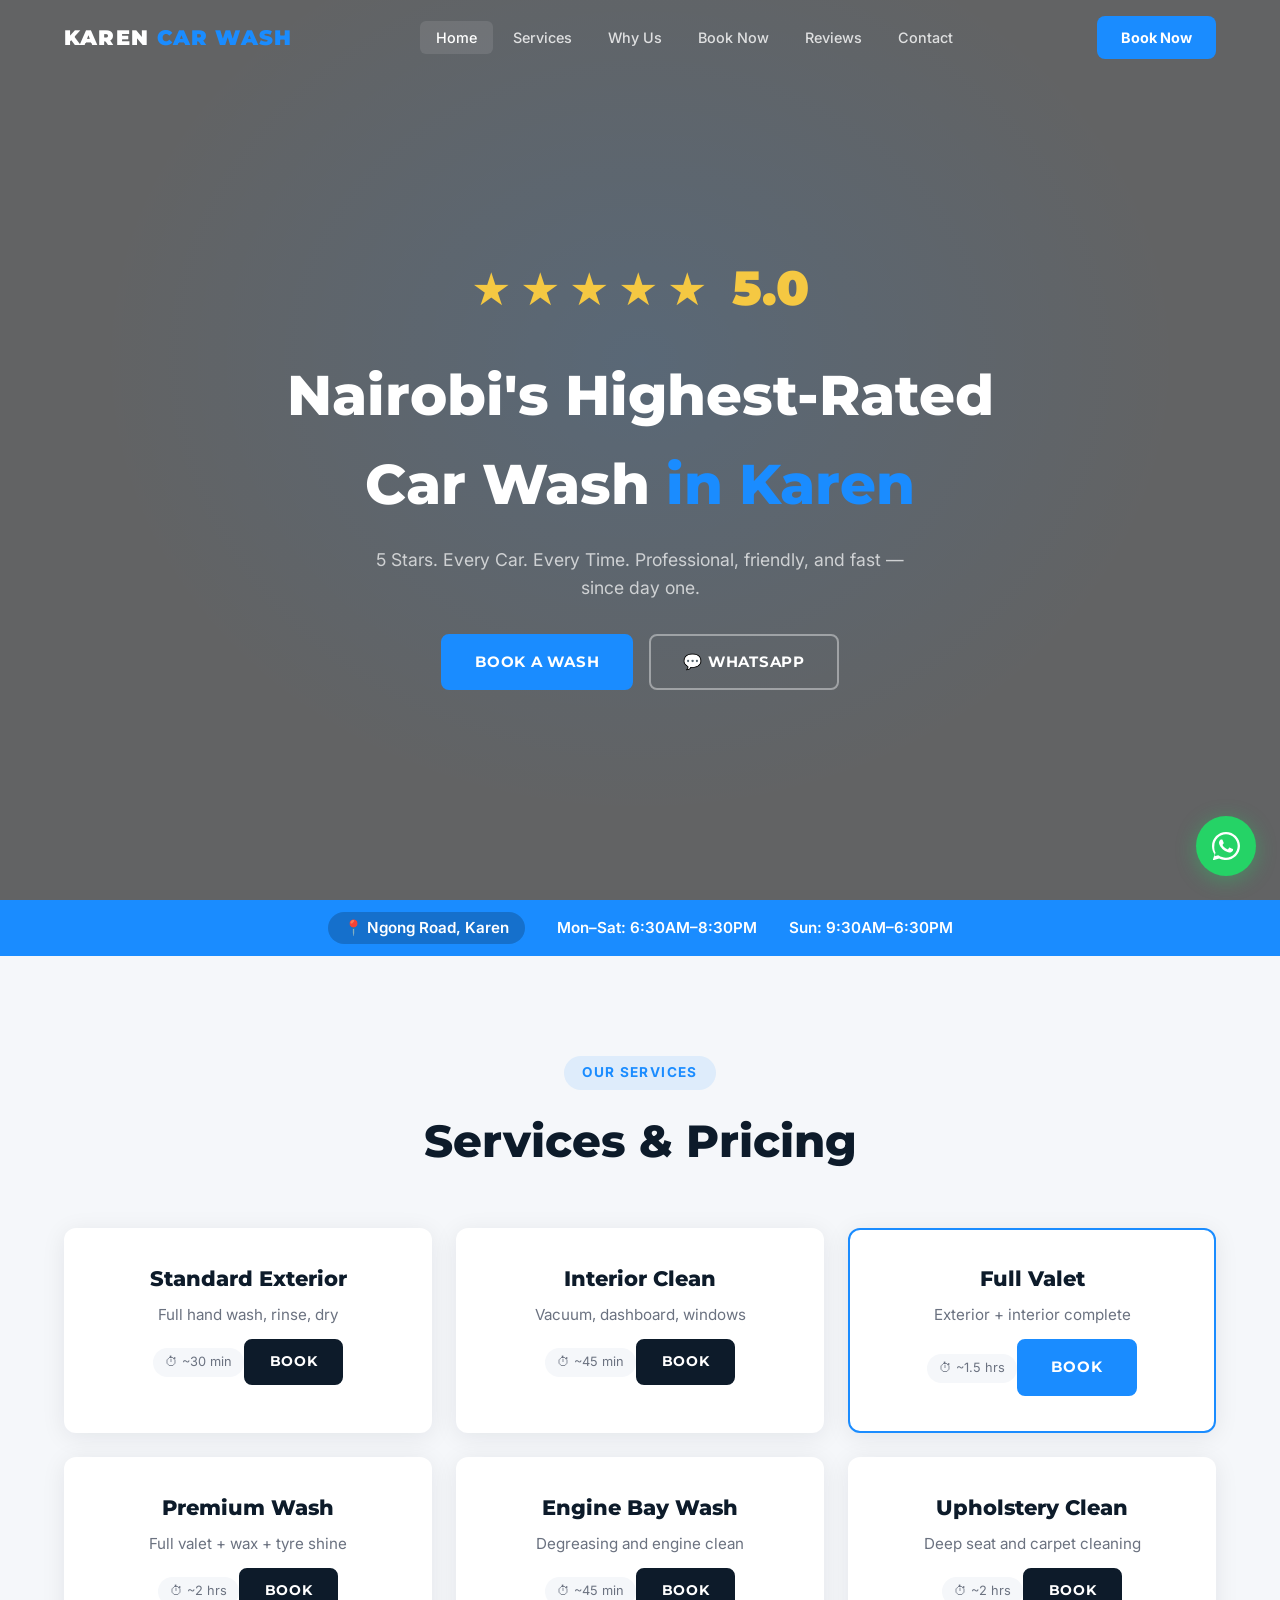
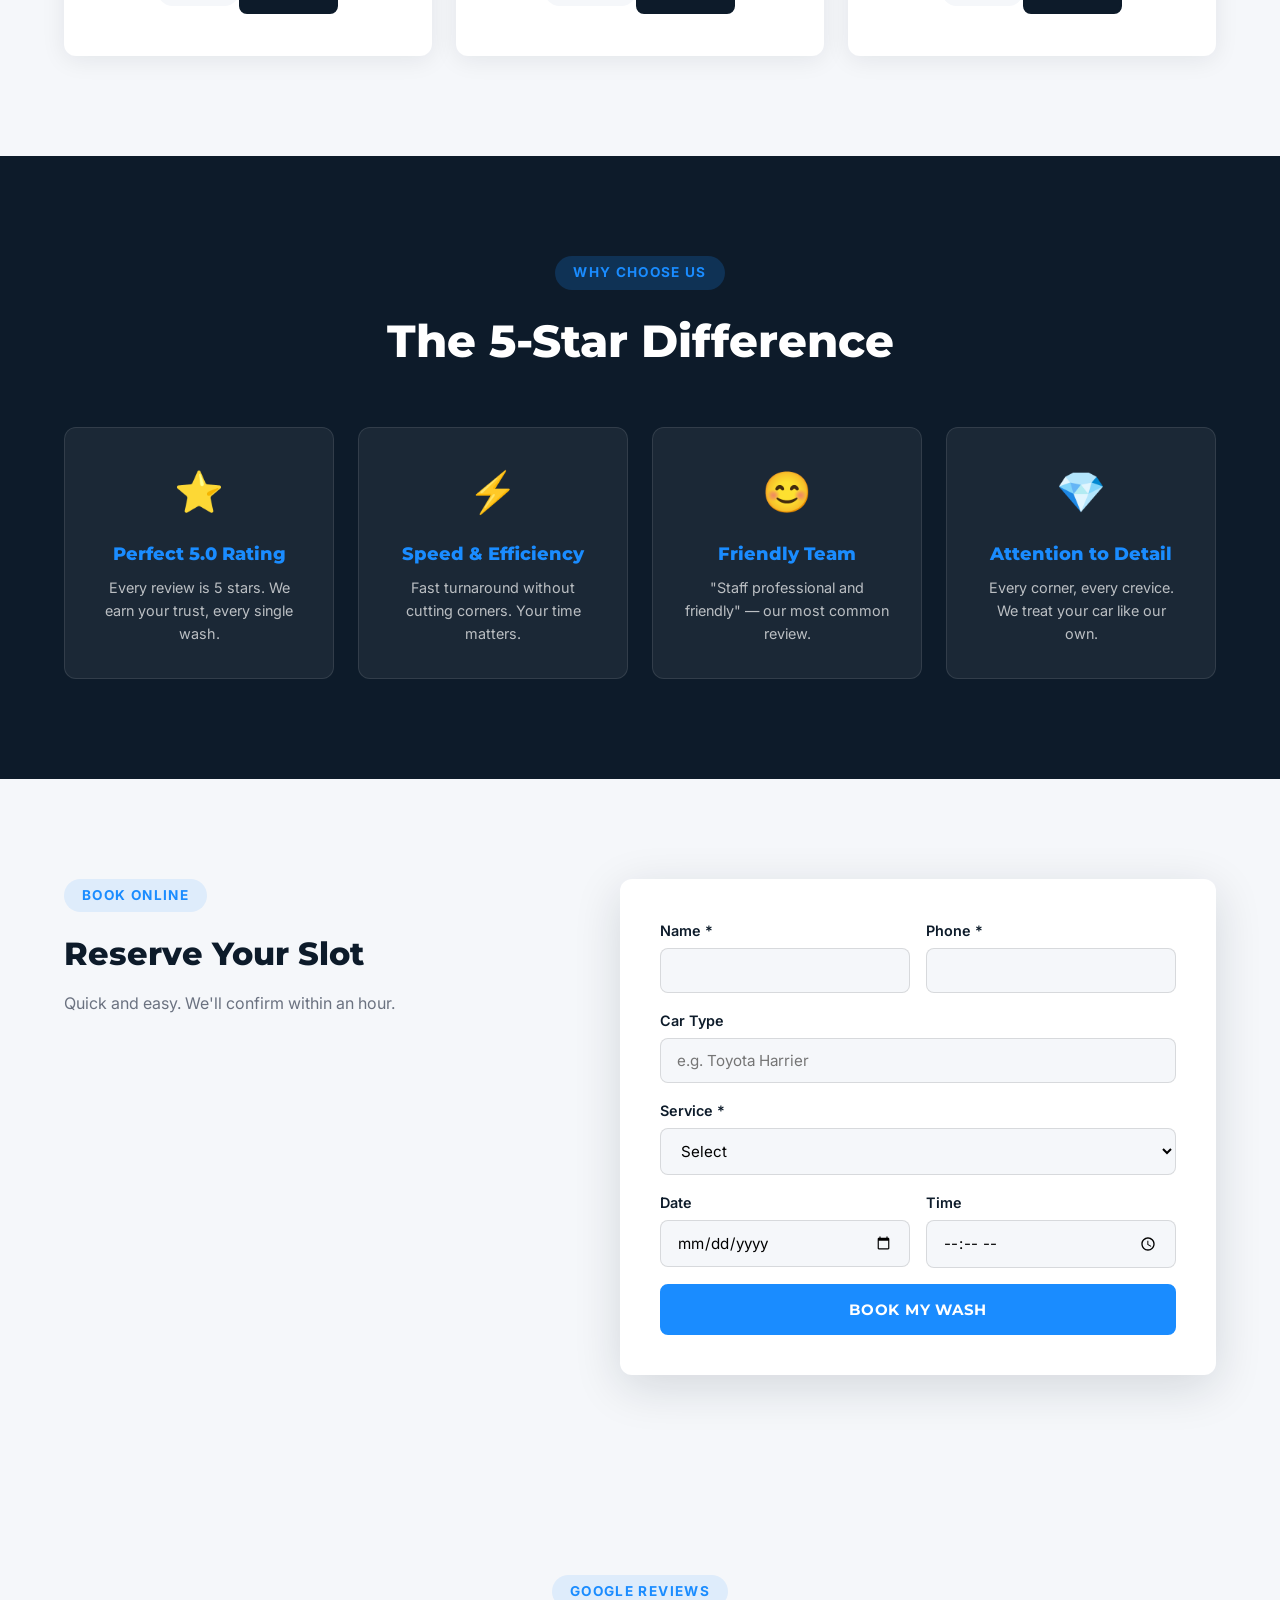
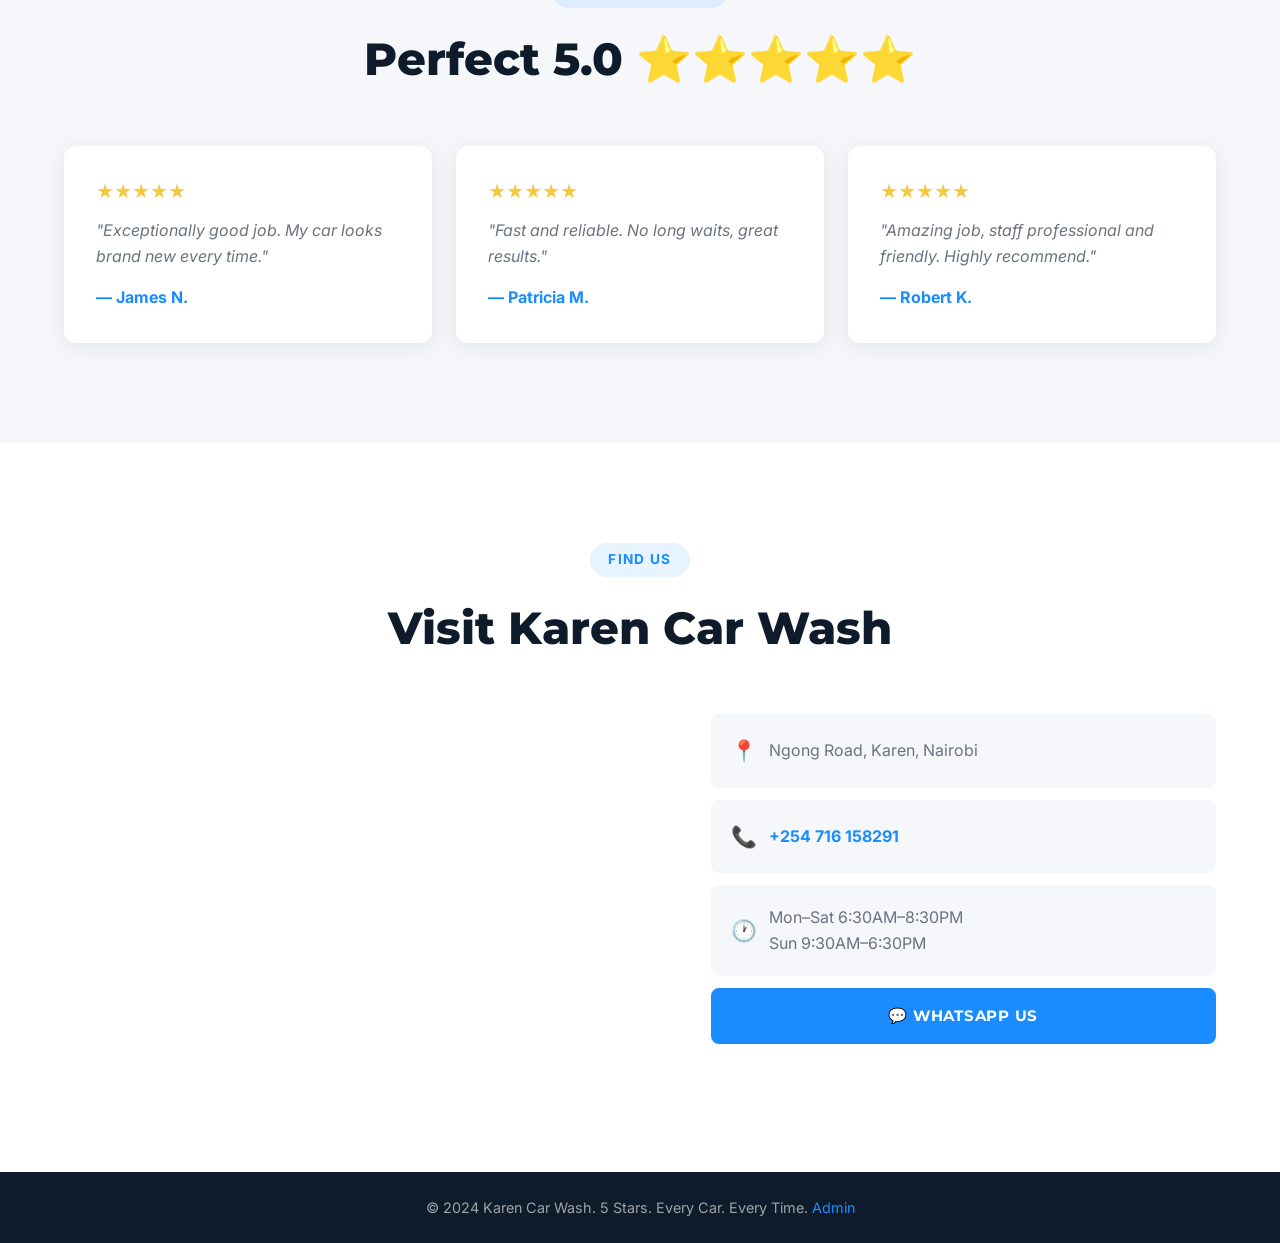
<file: index.html>
<!DOCTYPE html>

<html lang="en">
<head>
<meta charset="utf-8"/><meta content="width=device-width,initial-scale=1.0" name="viewport"/>
<title>Karen Car Wash | 5-Star Car Wash Ngong Road Karen | Book Online</title>
<meta content="Nairobi's top-rated car wash on Ngong Road, Karen. Professional, friendly, fast. 5.0 stars on Google. Open from 6:30AM. Call +254 716 158291." name="description"/>
<link href="https://fonts.googleapis.com/css2?family=Montserrat:wght@400;600;700;800;900&amp;family=Inter:wght@300;400;500;600;700&amp;display=swap" rel="stylesheet"/>
<link href="style.css" rel="stylesheet"/>
</head>
<body>
<nav class="navbar" id="navbar"><div class="nav-container">
<a class="nav-logo" href="#home">KAREN <span class="accent">CAR WASH</span></a>
<ul class="nav-links" id="navLinks"><li><a class="nav-link active" href="#home">Home</a></li><li><a class="nav-link" href="#services">Services</a></li><li><a class="nav-link" href="#why">Why Us</a></li><li><a class="nav-link" href="#booking">Book Now</a></li><li><a class="nav-link" href="#reviews">Reviews</a></li><li><a class="nav-link" href="#contact">Contact</a></li></ul>
<a class="nav-cta" href="https://wa.me/254716158291" target="_blank">Book Now</a>
<button class="hamburger" id="hamburger"><span></span><span></span><span></span></button>
</div></nav>
<section class="hero" id="home" style=" background-image: linear-gradient(rgba(0,0,0,0.6), rgba(0,0,0,0.6)), url('https://loremflickr.com/1200/800/car,cleaning?lock=100') !important; background-size: cover !important; background-position: center !important;">
<div class="hero-content">
<div class="five-stars"><span class="big-star">★★★★★</span><span class="rating-num">5.0</span></div>
<h1>Nairobi's Highest-Rated<br/>Car Wash <span class="accent">in Karen</span></h1>
<p class="hero-sub">5 Stars. Every Car. Every Time. Professional, friendly, and fast — since day one.</p>
<div class="hero-actions">
<a class="btn btn-primary" href="#booking">Book a Wash</a>
<a class="btn btn-outline" href="https://wa.me/254716158291" target="_blank">💬 WhatsApp</a>
</div>
</div>
</section>
<section class="hours-strip">
<div class="container hours-flex">
<span class="today-badge" id="todayBadge">📍 Ngong Road, Karen</span>
<span>Mon–Sat: 6:30AM–8:30PM</span>
<span>Sun: 9:30AM–6:30PM</span>
</div>
</section>
<section class="section" id="services">
<div class="container"><div class="section-header"><span class="tag">Our Services</span><h2>Services &amp; Pricing</h2></div>
<div class="pricing-grid">
<div class="price-card"><h3>Standard Exterior</h3><p>Full hand wash, rinse, dry</p><span class="time">⏱ ~30 min</span><a class="btn btn-small" href="#booking">Book</a></div>
<div class="price-card"><h3>Interior Clean</h3><p>Vacuum, dashboard, windows</p><span class="time">⏱ ~45 min</span><a class="btn btn-small" href="#booking">Book</a></div>
<div class="price-card featured"><h3>Full Valet</h3><p>Exterior + interior complete</p><span class="time">⏱ ~1.5 hrs</span><a class="btn btn-primary" href="#booking">Book</a></div>
<div class="price-card"><h3>Premium Wash</h3><p>Full valet + wax + tyre shine</p><span class="time">⏱ ~2 hrs</span><a class="btn btn-small" href="#booking">Book</a></div>
<div class="price-card"><h3>Engine Bay Wash</h3><p>Degreasing and engine clean</p><span class="time">⏱ ~45 min</span><a class="btn btn-small" href="#booking">Book</a></div>
<div class="price-card"><h3>Upholstery Clean</h3><p>Deep seat and carpet cleaning</p><span class="time">⏱ ~2 hrs</span><a class="btn btn-small" href="#booking">Book</a></div>
</div></div>
</section>
<section class="section why-section" id="why">
<div class="container"><div class="section-header light"><span class="tag">Why Choose Us</span><h2>The 5-Star Difference</h2></div>
<div class="why-grid">
<div class="why-card"><span class="why-icon">⭐</span><h3>Perfect 5.0 Rating</h3><p>Every review is 5 stars. We earn your trust, every single wash.</p></div>
<div class="why-card"><span class="why-icon">⚡</span><h3>Speed &amp; Efficiency</h3><p>Fast turnaround without cutting corners. Your time matters.</p></div>
<div class="why-card"><span class="why-icon">😊</span><h3>Friendly Team</h3><p>"Staff professional and friendly" — our most common review.</p></div>
<div class="why-card"><span class="why-icon">💎</span><h3>Attention to Detail</h3><p>Every corner, every crevice. We treat your car like our own.</p></div>
</div></div>
</section>
<section class="section booking-section" id="booking">
<div class="container"><div class="booking-wrap">
<div class="booking-info"><span class="tag">Book Online</span><h2>Reserve Your Slot</h2><p>Quick and easy. We'll confirm within an hour.</p></div>
<form class="booking-form" id="bookingForm">
<div class="form-row"><div class="form-group"><label>Name *</label><input name="name" required="" type="text"/></div><div class="form-group"><label>Phone *</label><input name="phone" required="" type="tel"/></div></div>
<div class="form-group"><label>Car Type</label><input name="car" placeholder="e.g. Toyota Harrier" type="text"/></div>
<div class="form-group"><label>Service *</label><select name="service" required=""><option value="">Select</option><option>Standard Exterior</option><option>Interior Clean</option><option>Full Valet</option><option>Premium Wash</option><option>Engine Bay</option><option>Upholstery</option></select></div>
<div class="form-row"><div class="form-group"><label>Date</label><input name="date" type="date"/></div><div class="form-group"><label>Time</label><input name="time" type="time"/></div></div>
<button class="btn btn-primary btn-full" type="submit">Book My Wash</button>
</form>
</div></div>
</section>
<section class="section" id="reviews">
<div class="container"><div class="section-header"><span class="tag">Google Reviews</span><h2>Perfect 5.0 ⭐⭐⭐⭐⭐</h2></div>
<div class="reviews-grid">
<div class="review-card"><div class="rs">★★★★★</div><p>"Exceptionally good job. My car looks brand new every time."</p><strong>— James N.</strong></div>
<div class="review-card"><div class="rs">★★★★★</div><p>"Fast and reliable. No long waits, great results."</p><strong>— Patricia M.</strong></div>
<div class="review-card"><div class="rs">★★★★★</div><p>"Amazing job, staff professional and friendly. Highly recommend."</p><strong>— Robert K.</strong></div>
</div></div>
</section>
<section class="section contact-section" id="contact">
<div class="container"><div class="section-header"><span class="tag">Find Us</span><h2>Visit Karen Car Wash</h2></div>
<div class="contact-grid">
<div class="map"><iframe height="350" loading="lazy" src="https://www.google.com/maps/embed?pb=!1m18!1m12!1m3!1d15955!2d36.7!3d-1.32" style="border:0;border-radius:12px" width="100%"></iframe></div>
<div class="contact-info">
<div class="cc"><h4>📍</h4><p>Ngong Road, Karen, Nairobi</p></div>
<div class="cc"><h4>📞</h4><p><a href="tel:+254716158291">+254 716 158291</a></p></div>
<div class="cc"><h4>🕐</h4><p>Mon–Sat 6:30AM–8:30PM<br/>Sun 9:30AM–6:30PM</p></div>
<a class="btn btn-primary btn-full" href="https://wa.me/254716158291" target="_blank">💬 WhatsApp Us</a>
</div>
</div></div>
</section>
<footer class="footer"><div class="container"><p>© 2024 Karen Car Wash. 5 Stars. Every Car. Every Time. <a href="admin.html">Admin</a></p></div></footer>
<a class="whatsapp-float" href="https://wa.me/254716158291" target="_blank"><svg fill="white" height="28" viewbox="0 0 24 24" width="28"><path d="M17.472 14.382c-.297-.149-1.758-.867-2.03-.967-.273-.099-.471-.148-.67.15-.197.297-.767.966-.94 1.164-.173.199-.347.223-.644.075-.297-.15-1.255-.463-2.39-1.475-.883-.788-1.48-1.761-1.653-2.059-.173-.297-.018-.458.13-.606.134-.133.298-.347.446-.52.149-.174.198-.298.298-.497.099-.198.05-.371-.025-.52-.075-.149-.669-1.612-.916-2.207-.242-.579-.487-.5-.669-.51-.173-.008-.371-.01-.57-.01-.198 0-.52.074-.792.372-.272.297-1.04 1.016-1.04 2.479 0 1.462 1.065 2.875 1.213 3.074.149.198 2.096 3.2 5.077 4.487.709.306 1.262.489 1.694.625.712.227 1.36.195 1.871.118.571-.085 1.758-.719 2.006-1.413.248-.694.248-1.289.173-1.413-.074-.124-.272-.198-.57-.347z"></path><path d="M12 0C5.373 0 0 5.373 0 12c0 2.625.846 5.059 2.284 7.034L.789 23.492a.5.5 0 00.612.638l4.685-1.367A11.934 11.934 0 0012 24c6.627 0 12-5.373 12-12S18.627 0 12 0zm0 22c-2.319 0-4.476-.678-6.293-1.843l-.44-.282-3.065.894.826-3.14-.293-.454A9.958 9.958 0 012 12C2 6.486 6.486 2 12 2s10 4.486 10 10-4.486 10-10 10z"></path></svg></a>
<div class="toast" id="toast"></div>
<script src="script.js"></script>
</body></html>
</file>
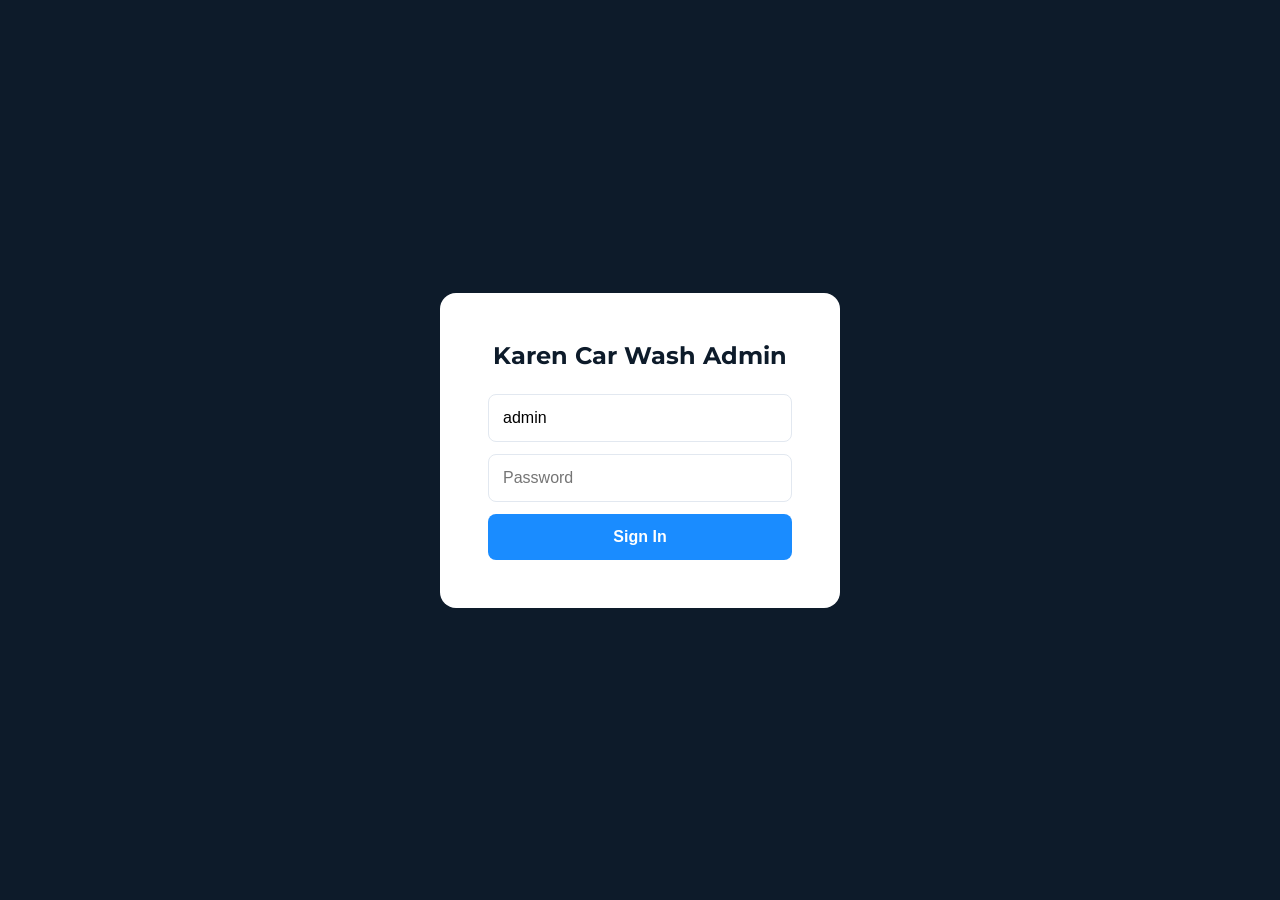
<file: admin.html>
<!DOCTYPE html><html lang="en"><head><meta charset="UTF-8"><meta name="viewport" content="width=device-width,initial-scale=1.0"><title>Karen Car Wash Admin</title>
<link href="https://fonts.googleapis.com/css2?family=Montserrat:wght@700;800&family=Inter:wght@400;600&display=swap" rel="stylesheet">
<style>*{margin:0;padding:0;box-sizing:border-box}body{font-family:'Inter',sans-serif;background:#f1f5f9}h1,h2{font-family:'Montserrat',sans-serif}
.login{min-height:100vh;display:flex;align-items:center;justify-content:center;background:#0D1B2A}.lb{background:white;padding:48px;border-radius:16px;max-width:400px;width:100%;text-align:center}.lb h2{color:#0D1B2A;margin-bottom:24px}.lb input{width:100%;padding:14px;border:1px solid #e2e8f0;border-radius:8px;margin-bottom:12px;font-size:1rem}.lb button{width:100%;padding:14px;background:#1A8CFF;color:white;border:none;border-radius:8px;font-weight:700;cursor:pointer;font-size:1rem}
.dash{display:none}.dh{background:#0D1B2A;color:white;padding:20px 32px;display:flex;justify-content:space-between;align-items:center;flex-wrap:wrap;gap:12px}.dh h1{font-size:1.4rem}.dh button,.dh a{padding:8px 20px;border-radius:8px;border:none;cursor:pointer;font-weight:600;font-size:0.9rem;color:white;background:rgba(255,255,255,0.1);text-decoration:none}.be{background:#1A8CFF!important}
.stats{display:grid;grid-template-columns:repeat(3,1fr);gap:20px;padding:24px 32px}.sc{background:white;padding:24px;border-radius:12px;box-shadow:0 2px 8px rgba(0,0,0,0.06)}.sl{font-size:0.85rem;color:#6b7280;text-transform:uppercase}.sv{font-family:'Montserrat',sans-serif;font-size:2.5rem;font-weight:800;margin-top:4px}
.tw{padding:0 32px 32px;overflow-x:auto}table{width:100%;border-collapse:collapse;background:white;border-radius:12px;overflow:hidden}th{background:#0D1B2A;color:white;padding:14px 16px;text-align:left;font-size:0.85rem}td{padding:12px 16px;border-bottom:1px solid #f1f5f9;font-size:0.9rem}
select.st{padding:6px 10px;border:1px solid #e2e8f0;border-radius:6px}.del{background:none;border:none;color:#ef4444;cursor:pointer;font-size:1.1rem}
@media(max-width:768px){.stats{grid-template-columns:1fr}}</style></head>
<body>
<div class="login" id="ls"><div class="lb"><h2>Karen Car Wash Admin</h2><input type="text" id="u" value="admin"><input type="password" id="p" placeholder="Password"><button onclick="login()">Sign In</button></div></div>
<div class="dash" id="dash">
<div class="dh"><h1>⭐ Karen Car Wash Dashboard</h1><div><button class="be" onclick="exp()">📥 CSV</button> <a href="index.html">← Site</a> <button onclick="logout()">Logout</button></div></div>
<div class="stats"><div class="sc"><div class="sl">Total</div><div class="sv" id="st" style="color:#1A8CFF">0</div></div><div class="sc"><div class="sl">New</div><div class="sv" id="sn" style="color:#F5C842">0</div></div><div class="sc"><div class="sl">Done</div><div class="sv" id="sd" style="color:#10b981">0</div></div></div>
<div class="tw"><table><thead><tr><th>Date</th><th>Name</th><th>Phone</th><th>Car</th><th>Service</th><th>Pref Date</th><th>Status</th><th></th></tr></thead><tbody id="tb"></tbody></table></div></div>
<script>
const K='kcw_bookings';if(sessionStorage.getItem('kcw_admin')==='true')showD();
function login(){if(document.getElementById('u').value==='admin'&&document.getElementById('p').value==='admin123'){sessionStorage.setItem('kcw_admin','true');showD()}else alert('Invalid')}
function logout(){sessionStorage.removeItem('kcw_admin');location.reload()}
function showD(){document.getElementById('ls').style.display='none';document.getElementById('dash').style.display='block';render()}
function gd(){return JSON.parse(localStorage.getItem(K)||'[]').sort((a,b)=>new Date(b.submittedAt)-new Date(a.submittedAt))}
function sv(d){localStorage.setItem(K,JSON.stringify(d))}
function render(){const d=gd();document.getElementById('st').textContent=d.length;document.getElementById('sn').textContent=d.filter(x=>x.status==='New').length;document.getElementById('sd').textContent=d.filter(x=>x.status==='Completed').length;
document.getElementById('tb').innerHTML=d.map(i=>`<tr><td>${new Date(i.submittedAt).toLocaleDateString('en-GB')}</td><td><b>${i.name||'—'}</b></td><td>${i.phone||'—'}</td><td>${i.car||'—'}</td><td>${i.service||'—'}</td><td>${i.date||'—'}</td><td><select class="st" onchange="upd(${i.id},this.value)">${['New','Contacted','Completed'].map(s=>`<option ${i.status===s?'selected':''}>${s}</option>`).join('')}</select></td><td><button class="del" onclick="del(${i.id})">🗑</button></td></tr>`).join('')}
function upd(id,s){const d=gd();const i=d.find(x=>x.id===id);if(i){i.status=s;sv(d);render()}}
function del(id){if(!confirm('Delete?'))return;sv(gd().filter(x=>x.id!==id));render()}
function exp(){const d=gd();if(!d.length)return alert('No data');const h=['Date','Name','Phone','Car','Service','Pref Date','Status'];const r=d.map(i=>[new Date(i.submittedAt).toLocaleDateString(),i.name,i.phone,i.car,i.service,i.date,i.status]);const c=[h,...r].map(r=>r.map(c=>`"${(c||'').replace(/"/g,'""')}"`).join(',')).join('\n');const b=new Blob([c],{type:'text/csv'});const a=document.createElement('a');a.href=URL.createObjectURL(b);a.download='karen_carwash_bookings.csv';a.click()}
document.getElementById('p').addEventListener('keydown',e=>{if(e.key==='Enter')login()});
</script></body></html>
</file>
<file: style.css>
/* KAREN CAR WASH — Midnight #0D1B2A | Electric Blue #1A8CFF | Gold #F5C842 */
*,*::before,*::after{margin:0;padding:0;box-sizing:border-box}
:root{--primary:#0D1B2A;--primary-light:#1a3050;--accent:#1A8CFF;--gold:#F5C842;--bg:#F5F7FA;--white:#fff;--text:#1a1a1a;--text-light:#6b7280;--shadow:0 4px 24px rgba(13,27,42,0.08);--shadow-lg:0 12px 48px rgba(13,27,42,0.14);--radius:12px;--transition:0.3s cubic-bezier(0.4,0,0.2,1)}
html{scroll-behavior:smooth}body{font-family:'Inter',-apple-system,sans-serif;background:var(--bg);color:var(--text);line-height:1.6;overflow-x:hidden}
h1,h2,h3,h4{font-family:'Montserrat',sans-serif;font-weight:800}
.container{max-width:1200px;margin:0 auto;padding:0 24px}a{text-decoration:none;color:inherit;transition:var(--transition)}
.btn{display:inline-flex;align-items:center;gap:8px;padding:14px 32px;border-radius:8px;font-family:'Montserrat',sans-serif;font-weight:700;font-size:0.95rem;border:2px solid transparent;cursor:pointer;transition:var(--transition);text-transform:uppercase;letter-spacing:0.05em}
.btn-primary{background:var(--accent);color:var(--white);border-color:var(--accent)}.btn-primary:hover{background:#0070e0;transform:translateY(-2px);box-shadow:0 8px 24px rgba(26,140,255,0.3)}
.btn-outline{background:transparent;color:var(--white);border-color:rgba(255,255,255,0.4)}.btn-outline:hover{border-color:var(--white);background:rgba(255,255,255,0.1)}
.btn-small{padding:10px 24px;font-size:0.85rem;background:var(--primary);color:var(--white);border-color:var(--primary)}.btn-full{width:100%;justify-content:center}

.navbar{position:fixed;top:0;left:0;right:0;z-index:1000;padding:16px 0;transition:var(--transition)}.navbar.scrolled{background:rgba(13,27,42,0.97);backdrop-filter:blur(12px);padding:10px 0}
.nav-container{max-width:1200px;margin:0 auto;padding:0 24px;display:flex;align-items:center;justify-content:space-between}
.nav-logo{font-family:'Montserrat',sans-serif;font-weight:900;font-size:1.3rem;color:var(--white);letter-spacing:0.06em}.nav-logo .accent{color:var(--accent)}
.nav-links{display:flex;list-style:none;gap:4px}.nav-link{padding:8px 16px;color:rgba(255,255,255,0.8);font-size:0.9rem;font-weight:500;border-radius:6px}.nav-link:hover,.nav-link.active{color:var(--white);background:rgba(255,255,255,0.1)}
.nav-cta{padding:10px 24px;background:var(--accent);color:var(--white);border-radius:8px;font-weight:700;font-size:0.9rem}
.hamburger{display:none;background:none;border:none;cursor:pointer;padding:8px}.hamburger span{display:block;width:24px;height:2px;background:white;margin:5px 0;transition:var(--transition)}

.hero{min-height:100vh;display:flex;align-items:center;justify-content:center;text-align:center;background:linear-gradient(135deg,#0D1B2A,#1a3050,#0a1420);padding:120px 24px 80px;position:relative}
.hero::before{content:'';position:absolute;inset:0;background:radial-gradient(ellipse at 50% 40%,rgba(26,140,255,0.12),transparent 60%)}
.hero-content{position:relative;z-index:2;max-width:750px}
.five-stars{margin-bottom:24px}.big-star{font-size:2.5rem;color:var(--gold);letter-spacing:8px}.rating-num{font-family:'Montserrat',sans-serif;font-weight:900;font-size:3rem;color:var(--gold);margin-left:16px}
.hero h1{font-size:clamp(2.2rem,5vw,3.5rem);color:var(--white);margin-bottom:16px}.accent{color:var(--accent)}
.hero-sub{font-size:1.1rem;color:rgba(255,255,255,0.7);margin-bottom:32px;max-width:550px;margin-left:auto;margin-right:auto}
.hero-actions{display:flex;gap:16px;justify-content:center;flex-wrap:wrap}

.hours-strip{background:var(--accent);padding:12px 0;color:var(--white);font-weight:600}.hours-flex{display:flex;gap:32px;justify-content:center;align-items:center;flex-wrap:wrap;font-size:0.95rem}
.today-badge{background:rgba(0,0,0,0.2);padding:4px 16px;border-radius:50px}

.section{padding:100px 0}.section-header{text-align:center;margin-bottom:50px}
.tag{display:inline-block;padding:6px 18px;border-radius:50px;background:rgba(26,140,255,0.1);color:var(--accent);font-size:0.85rem;font-weight:700;text-transform:uppercase;letter-spacing:0.1em;margin-bottom:16px}
.section-header h2{font-size:clamp(1.8rem,4vw,2.8rem);color:var(--primary);margin-bottom:12px}
.section-header.light h2{color:var(--white)}.section-header.light .tag{background:rgba(26,140,255,0.2)}

.pricing-grid{display:grid;grid-template-columns:repeat(3,1fr);gap:24px}
.price-card{background:var(--white);padding:32px;border-radius:var(--radius);box-shadow:var(--shadow);text-align:center;border:2px solid transparent;transition:var(--transition)}
.price-card:hover{transform:translateY(-6px);box-shadow:var(--shadow-lg)}.price-card.featured{border-color:var(--accent);transform:scale(1.03)}
.price-card h3{font-size:1.3rem;color:var(--primary);margin-bottom:8px}.price-card p{color:var(--text-light);margin-bottom:12px;font-size:0.95rem}
.time{display:inline-block;padding:4px 12px;background:var(--bg);border-radius:50px;font-size:0.8rem;color:var(--text-light);margin-bottom:16px}

.why-section{background:var(--primary);color:var(--white)}
.why-grid{display:grid;grid-template-columns:repeat(4,1fr);gap:24px}
.why-card{background:rgba(255,255,255,0.06);border:1px solid rgba(255,255,255,0.1);border-radius:var(--radius);padding:32px;text-align:center;transition:var(--transition)}
.why-card:hover{background:rgba(255,255,255,0.1);transform:translateY(-4px)}.why-icon{font-size:2.5rem;display:block;margin-bottom:16px}
.why-card h3{color:var(--accent);margin-bottom:8px;font-size:1.1rem}.why-card p{color:rgba(255,255,255,0.7);font-size:0.9rem}

.booking-section{background:var(--bg)}.booking-wrap{display:grid;grid-template-columns:1fr 1.2fr;gap:60px;align-items:start}
.booking-info h2{font-size:2rem;color:var(--primary);margin-bottom:12px}.booking-info p{color:var(--text-light);margin-bottom:24px}
.booking-form{background:var(--white);padding:40px;border-radius:var(--radius);box-shadow:var(--shadow-lg)}
.form-row{display:grid;grid-template-columns:1fr 1fr;gap:16px}.form-group{margin-bottom:16px}
.form-group label{display:block;margin-bottom:6px;font-size:0.9rem;font-weight:600;color:var(--primary)}
.form-group input,.form-group select{width:100%;padding:12px 16px;border:1px solid rgba(0,0,0,0.12);border-radius:8px;font-family:'Inter',sans-serif;font-size:0.95rem;background:var(--bg)}
.form-group input:focus,.form-group select:focus{outline:none;border-color:var(--accent);box-shadow:0 0 0 3px rgba(26,140,255,0.1)}

.reviews-grid{display:grid;grid-template-columns:repeat(3,1fr);gap:24px}
.review-card{background:var(--white);padding:32px;border-radius:var(--radius);box-shadow:var(--shadow);transition:var(--transition)}
.review-card:hover{transform:translateY(-4px);box-shadow:var(--shadow-lg)}.rs{color:var(--gold);margin-bottom:12px;font-size:1.1rem}
.review-card p{color:var(--text-light);font-style:italic;margin-bottom:16px}.review-card strong{color:var(--accent)}

.contact-section{background:var(--white)}.contact-grid{display:grid;grid-template-columns:1.2fr 1fr;gap:40px}
.cc{padding:20px;background:var(--bg);border-radius:8px;margin-bottom:12px;display:flex;align-items:center;gap:12px}
.cc h4{font-size:1.3rem}.cc p{color:var(--text-light)}.cc a{color:var(--accent);font-weight:700}

.footer{background:var(--primary);color:rgba(255,255,255,0.6);padding:24px 0;text-align:center;font-size:0.9rem}.footer a{color:var(--accent)}
.whatsapp-float{position:fixed;bottom:24px;right:24px;z-index:999;width:60px;height:60px;border-radius:50%;background:#25D366;display:flex;align-items:center;justify-content:center;box-shadow:0 4px 20px rgba(37,211,102,0.4);animation:pulse 2s infinite}
@keyframes pulse{0%,100%{box-shadow:0 4px 20px rgba(37,211,102,0.4)}50%{box-shadow:0 4px 30px rgba(37,211,102,0.6),0 0 0 10px rgba(37,211,102,0.1)}}
.toast{position:fixed;bottom:100px;left:50%;transform:translateX(-50%) translateY(20px);background:var(--primary);color:var(--white);padding:16px 32px;border-radius:8px;font-weight:700;z-index:3000;opacity:0;transition:var(--transition);pointer-events:none}.toast.show{opacity:1;transform:translateX(-50%) translateY(0)}
.fade-in{opacity:0;transform:translateY(30px);transition:opacity 0.6s ease,transform 0.6s ease}.fade-in.visible{opacity:1;transform:translateY(0)}

@media(max-width:1024px){.pricing-grid{grid-template-columns:1fr 1fr}.why-grid{grid-template-columns:1fr 1fr}.booking-wrap,.contact-grid{grid-template-columns:1fr}}
@media(max-width:768px){.nav-links{display:none;flex-direction:column;position:absolute;top:100%;left:0;right:0;background:rgba(13,27,42,0.98);padding:16px 24px}.nav-links.active{display:flex}.nav-cta{display:none}.hamburger{display:block}.pricing-grid,.reviews-grid{grid-template-columns:1fr}.why-grid{grid-template-columns:1fr}.form-row{grid-template-columns:1fr}.booking-form{padding:24px}.hours-flex{flex-direction:column;gap:8px}}
</file>
